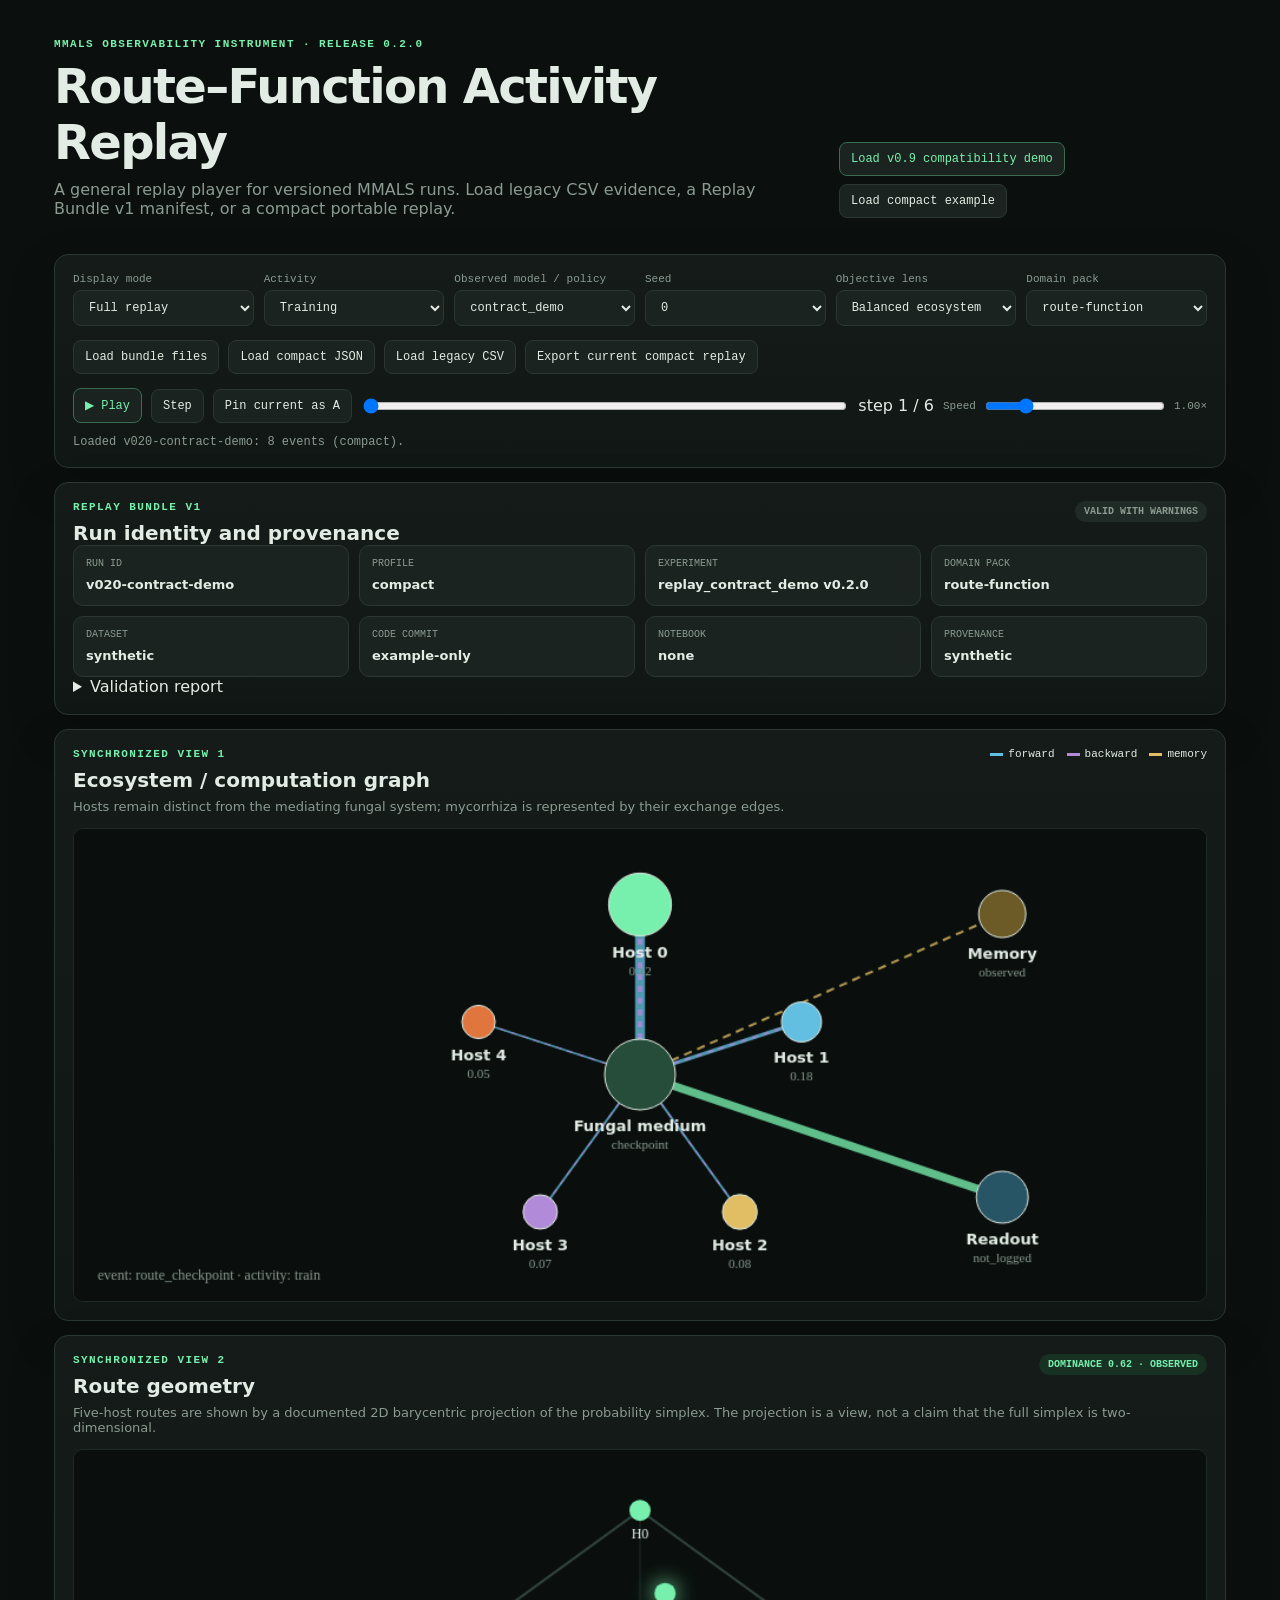
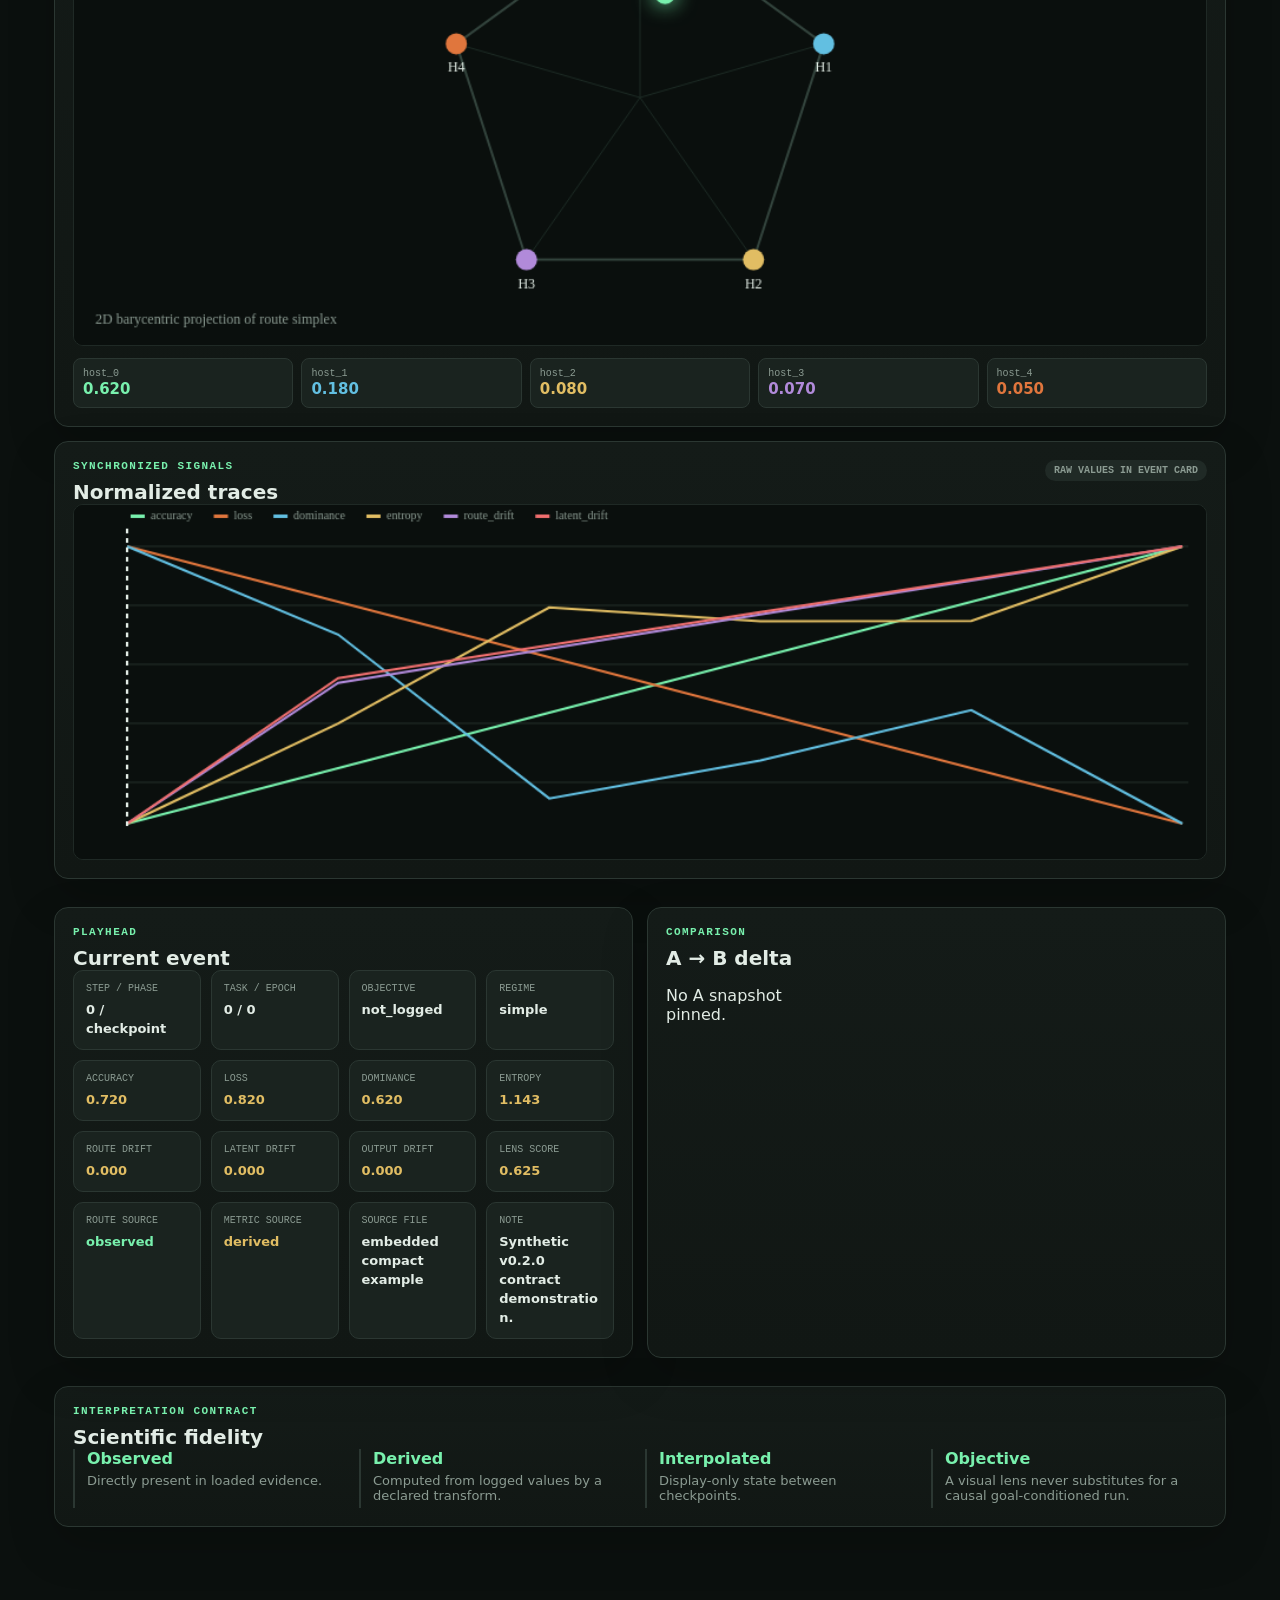
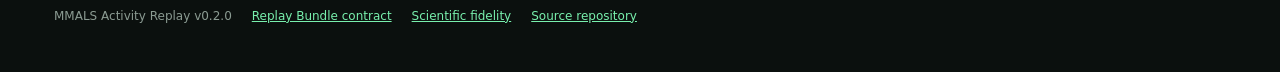
<file: index.html>
<!doctype html>
<html lang="en">
<head>
  <meta charset="utf-8">
  <meta name="viewport" content="width=device-width, initial-scale=1">
  <meta name="description" content="MMALS Activity Replay v0.2.0 — versioned replay bundles, domain packs, full and compact views.">
  <title>MMALS Activity Replay v0.2.0</title>
  <link rel="stylesheet" href="assets/styles.css">
</head>
<body>
  <header class="hero">
    <div>
      <p class="eyebrow">MMALS observability instrument · release 0.2.0</p>
      <h1>Route–Function Activity Replay</h1>
      <p class="subtitle">A general replay player for versioned MMALS runs. Load legacy CSV evidence, a Replay Bundle v1 manifest, or a compact portable replay.</p>
    </div>
    <div class="hero-actions">
      <button id="demoBtn" class="primary">Load v0.9 compatibility demo</button>
      <button id="compactDemoBtn">Load compact example</button>
    </div>
  </header>

  <main class="layout">
    <section class="panel controls-panel">
      <div class="control-grid">
        <label>Display mode
          <select id="displayMode"><option value="full">Full replay</option><option value="compact">Compact / embed</option></select>
        </label>
        <label>Activity
          <select id="activityMode"><option value="train">Training</option><option value="audit">Inference / audit</option></select>
        </label>
        <label>Observed model / policy
          <select id="modelSelect"></select>
        </label>
        <label>Seed
          <select id="seedSelect"></select>
        </label>
        <label>Objective lens
          <select id="lensSelect"><option value="balanced">Balanced ecosystem</option><option value="performance">Performance</option><option value="stability">Stability</option><option value="ecology">Mutualistic ecology</option><option value="efficiency">Efficiency / carbon</option></select>
        </label>
        <label>Domain pack
          <select id="domainSelect"><option value="core">core</option><option value="route-function">route-function</option></select>
        </label>
      </div>

      <div class="load-row">
        <label class="file-button">Load bundle files<input id="bundleInput" type="file" multiple accept=".json,.jsonl,.csv"></label>
        <label class="file-button">Load compact JSON<input id="compactInput" type="file" accept=".json"></label>
        <label class="file-button">Load legacy CSV<input id="csvInput" type="file" multiple accept=".csv"></label>
        <button id="exportCompactBtn">Export current compact replay</button>
      </div>

      <div class="transport">
        <button id="playBtn" class="primary">▶ Play</button>
        <button id="stepBtn">Step</button>
        <button id="pinBtn">Pin current as A</button>
        <input id="timeSlider" type="range" min="0" max="0" value="0">
        <span id="stepReadout">step 0 / 0</span>
        <label class="speed-label">Speed <input id="speedSlider" type="range" min="0.25" max="4" step="0.25" value="1"><span id="speedReadout">1.00×</span></label>
      </div>
      <p id="statusLine" class="status-line">No run loaded.</p>
    </section>

    <section class="panel manifest-panel">
      <div class="section-heading"><div><p class="kicker">Replay Bundle v1</p><h2>Run identity and provenance</h2></div><span id="validationBadge" class="badge neutral">not loaded</span></div>
      <div id="manifestCards" class="manifest-cards"></div>
      <details><summary>Validation report</summary><div id="validationReport" class="validation-report"></div></details>
    </section>

    <section class="panel full-only">
      <div class="section-heading"><div><p class="kicker">Synchronized view 1</p><h2>Ecosystem / computation graph</h2></div><div class="legend"><span class="fwd">forward</span><span class="bwd">backward</span><span class="mem">memory</span></div></div>
      <p class="panel-note">Hosts remain distinct from the mediating fungal system; mycorrhiza is represented by their exchange edges.</p>
      <canvas id="ecosystemCanvas" width="960" height="400" aria-label="MMALS ecosystem graph"></canvas>
    </section>

    <section class="panel route-panel">
      <div class="section-heading"><div><p class="kicker">Synchronized view 2</p><h2>Route geometry</h2></div><span id="routeStatus" class="badge">—</span></div>
      <p class="panel-note">Five-host routes are shown by a documented 2D barycentric projection of the probability simplex. The projection is a view, not a claim that the full simplex is two-dimensional.</p>
      <canvas id="simplexCanvas" width="960" height="420" aria-label="Route simplex projection"></canvas>
      <div id="routeWeights" class="route-weights"></div>
    </section>

    <section class="panel full-only">
      <div class="section-heading"><div><p class="kicker">Synchronized signals</p><h2>Normalized traces</h2></div><span class="badge neutral">raw values in event card</span></div>
      <canvas id="traceCanvas" width="960" height="300" aria-label="MMALS synchronized metric traces"></canvas>
    </section>

    <section class="two-column">
      <article class="panel"><div class="section-heading"><div><p class="kicker">Playhead</p><h2>Current event</h2></div></div><div id="currentEvent" class="event-grid"></div></article>
      <article class="panel"><div class="section-heading"><div><p class="kicker">Comparison</p><h2>A → B delta</h2></div></div><div id="deltaPanel" class="event-grid"><p>No A snapshot pinned.</p></div></article>
    </section>

    <section class="panel fidelity-panel">
      <div class="section-heading"><div><p class="kicker">Interpretation contract</p><h2>Scientific fidelity</h2></div></div>
      <div class="fidelity-grid">
        <div><strong>Observed</strong><p>Directly present in loaded evidence.</p></div>
        <div><strong>Derived</strong><p>Computed from logged values by a declared transform.</p></div>
        <div><strong>Interpolated</strong><p>Display-only state between checkpoints.</p></div>
        <div><strong>Objective</strong><p>A visual lens never substitutes for a causal goal-conditioned run.</p></div>
      </div>
    </section>
  </main>

  <footer>
    <span>MMALS Activity Replay v0.2.0</span>
    <a href="docs/replay-bundle-v1.md">Replay Bundle contract</a>
    <a href="docs/scientific-fidelity.md">Scientific fidelity</a>
    <a href="https://github.com/gharbonnier78/mmals-activity-replay">Source repository</a>
  </footer>
  <script src="assets/app.js"></script>
</body>
</html>
</file>
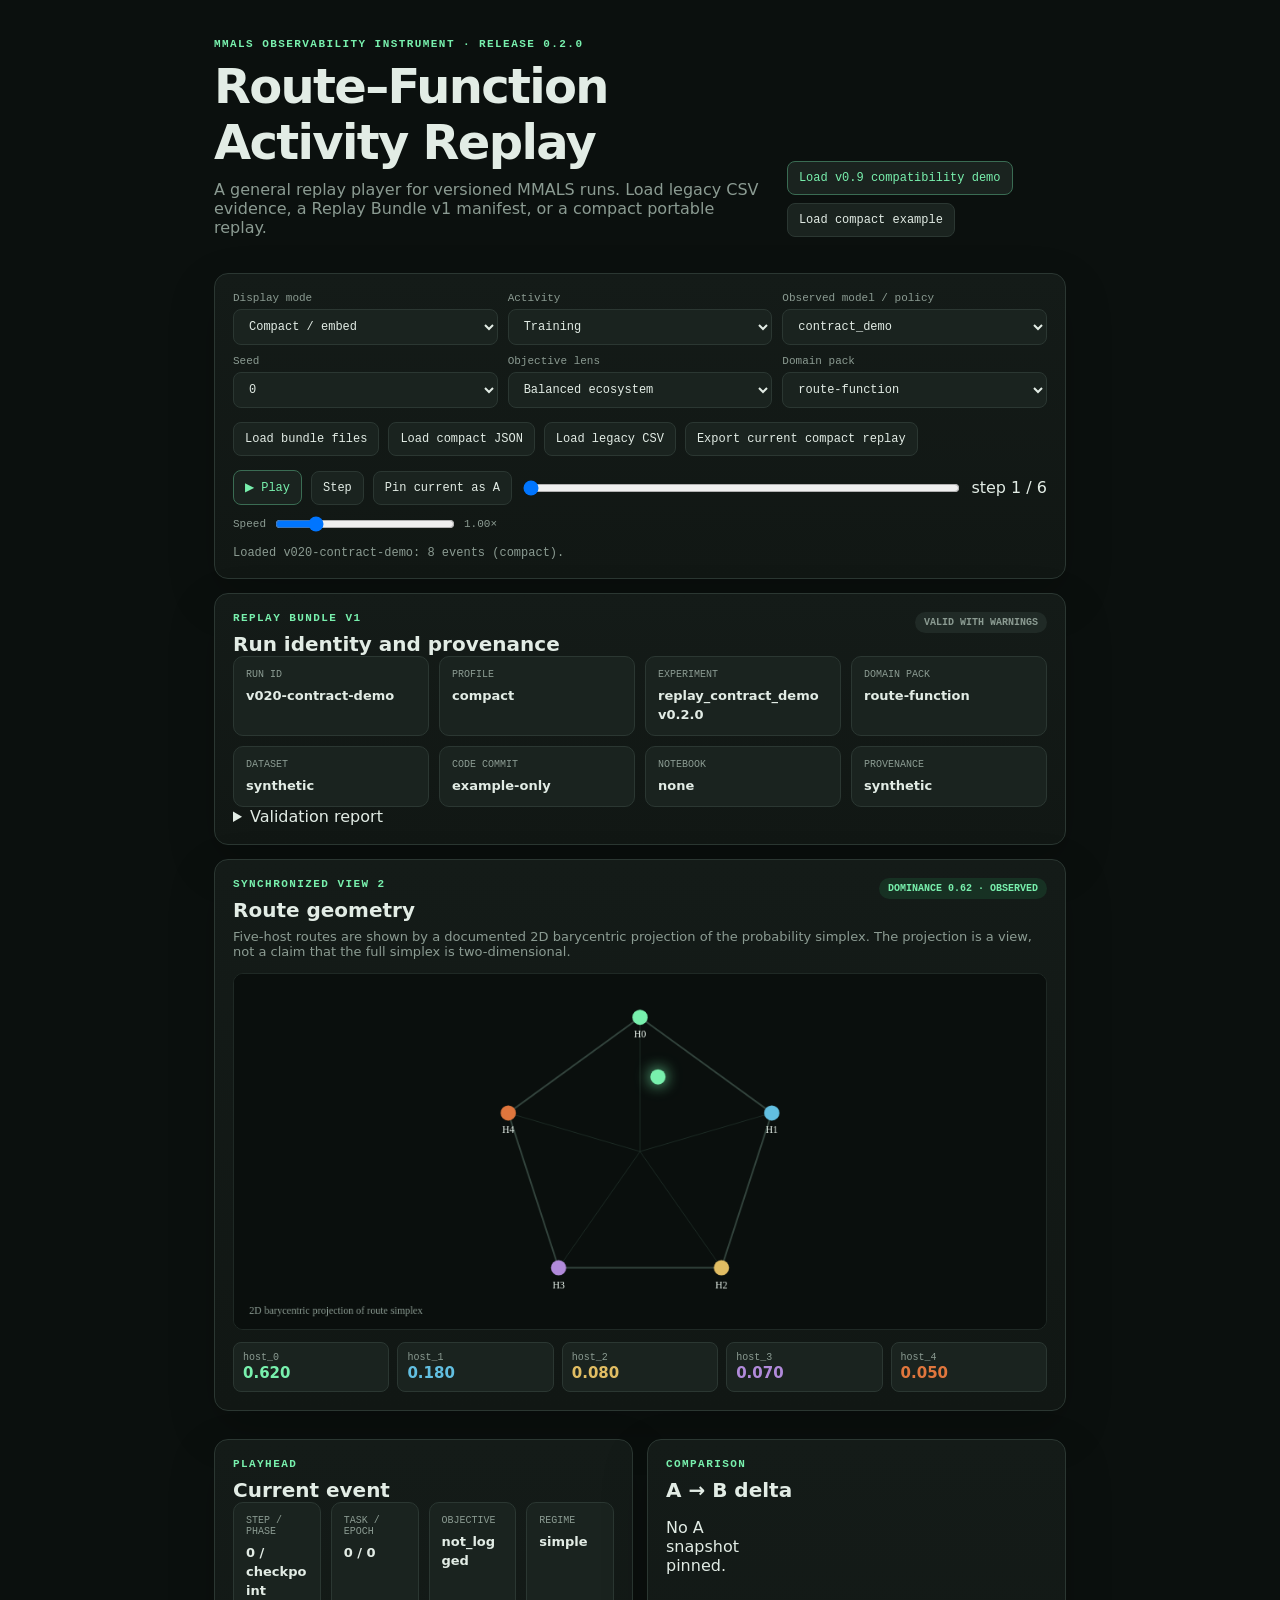
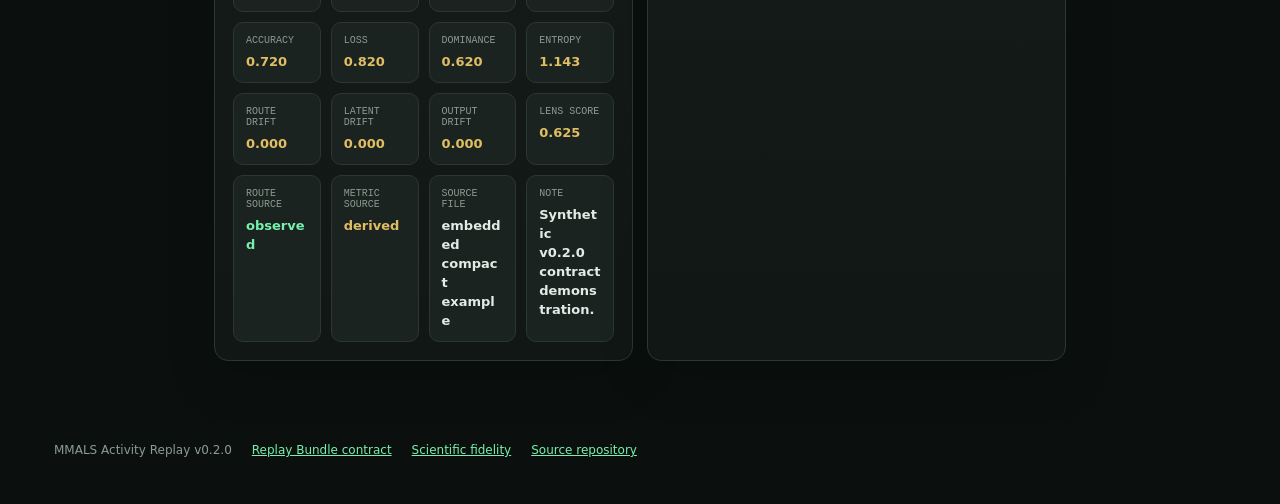
<file: embed/index.html>
<!doctype html><meta charset="utf-8"><meta name="viewport" content="width=device-width,initial-scale=1"><title>MMALS Compact Replay</title><script>const q=new URLSearchParams(location.search);q.set('mode','compact');location.replace('../?'+q.toString());</script><p>Opening compact replay…</p>
</file>
<file: assets/styles.css>
:root{--bg:#0b100e;--panel:#141b18;--panel2:#1a231f;--line:#2b3732;--ink:#e2ece5;--muted:#8b9b92;--green:#78f0ad;--cyan:#62bfe1;--violet:#b18ada;--orange:#e0763d;--gold:#e1bd63;--red:#f06f6f}*{box-sizing:border-box}html{background:var(--bg);color:var(--ink);font-family:Inter,ui-sans-serif,system-ui,-apple-system,Segoe UI,sans-serif}body{margin:0}.hero{max-width:1220px;margin:auto;padding:38px 24px 22px;display:flex;gap:24px;justify-content:space-between;align-items:flex-end}.eyebrow,.kicker{font:600 11px ui-monospace,SFMono-Regular,Consolas,monospace;letter-spacing:.13em;text-transform:uppercase;color:var(--green);margin:0 0 8px}.hero h1{font-size:clamp(30px,5vw,48px);margin:0;letter-spacing:-.035em}.subtitle{max-width:760px;color:var(--muted);margin:10px 0 0;font-size:16px}.hero-actions{display:flex;gap:8px;flex-wrap:wrap}.layout{max-width:1220px;margin:auto;padding:0 24px 48px}.panel{background:linear-gradient(180deg,var(--panel),#111714);border:1px solid var(--line);border-radius:14px;padding:18px;margin:14px 0;box-shadow:0 18px 48px rgba(0,0,0,.18)}.control-grid{display:grid;grid-template-columns:repeat(6,minmax(140px,1fr));gap:10px}.control-grid label,.speed-label{font:500 11px ui-monospace,SFMono-Regular,Consolas,monospace;color:var(--muted)}select,button,.file-button{background:var(--panel2);border:1px solid var(--line);color:var(--ink);border-radius:8px;padding:9px 11px;font:500 12px ui-monospace,SFMono-Regular,Consolas,monospace}select{width:100%;margin-top:5px}button,.file-button{cursor:pointer}button:hover,.file-button:hover{border-color:#4c6459}.primary{color:var(--green);border-color:#3a6c53}.file-button input{display:none}.load-row,.transport{display:flex;align-items:center;gap:9px;flex-wrap:wrap;margin-top:14px}.transport input[type=range]{flex:1;min-width:180px}.speed-label{display:flex;align-items:center;gap:7px}.speed-label input{min-width:100px}.status-line{color:var(--muted);font:12px ui-monospace,SFMono-Regular,Consolas,monospace;margin:12px 0 0}.section-heading{display:flex;justify-content:space-between;gap:16px;align-items:flex-start}.section-heading h2{margin:0;font-size:20px}.panel-note{color:var(--muted);font-size:13px;margin:7px 0 14px}.badge{display:inline-flex;align-items:center;padding:5px 9px;border-radius:999px;background:#173123;color:var(--green);font:600 10px ui-monospace,SFMono-Regular,Consolas,monospace;text-transform:uppercase}.badge.neutral{background:#202a26;color:var(--muted)}.badge.bad{background:#3c1c1c;color:#ff9f9f}.manifest-cards,.event-grid{display:grid;grid-template-columns:repeat(4,minmax(0,1fr));gap:10px}.card{background:var(--panel2);border:1px solid var(--line);padding:12px;border-radius:10px;min-width:0}.card span{display:block;color:var(--muted);font:10px ui-monospace,SFMono-Regular,Consolas,monospace;text-transform:uppercase;margin-bottom:5px}.card strong,.card code{font-size:13px;overflow-wrap:anywhere}.validation-report{font:12px ui-monospace,SFMono-Regular,Consolas,monospace;color:var(--muted);padding-top:10px}.validation-report .error{color:#ff9f9f}.validation-report .ok{color:var(--green)}canvas{width:100%;height:auto;display:block;background:#0a0f0d;border:1px solid #1f2925;border-radius:10px}.legend{display:flex;gap:12px;font:11px ui-monospace,SFMono-Regular,Consolas,monospace}.legend span:before{content:"";display:inline-block;width:13px;height:3px;margin-right:5px;vertical-align:middle}.legend .fwd:before{background:var(--cyan)}.legend .bwd:before{background:var(--violet)}.legend .mem:before{background:var(--gold)}.route-weights{display:grid;grid-template-columns:repeat(5,1fr);gap:8px;margin-top:12px}.weight{background:var(--panel2);border:1px solid var(--line);border-radius:8px;padding:9px}.weight span{display:block;color:var(--muted);font:10px ui-monospace,SFMono-Regular,Consolas,monospace}.weight b{font-size:15px}.two-column{display:grid;grid-template-columns:1fr 1fr;gap:14px}.fidelity-grid{display:grid;grid-template-columns:repeat(4,1fr);gap:10px}.fidelity-grid>div{border-left:2px solid var(--line);padding-left:12px}.fidelity-grid p{color:var(--muted);font-size:13px;margin:5px 0}.fidelity-grid strong{color:var(--green)}footer{max-width:1220px;margin:auto;padding:20px 24px 42px;display:flex;gap:20px;flex-wrap:wrap;color:var(--muted);font-size:12px}footer a{color:var(--green)}body.compact .full-only,body.compact .fidelity-panel{display:none}body.compact .layout{max-width:900px}body.compact .control-grid{grid-template-columns:repeat(3,1fr)}body.compact .hero{max-width:900px}.source-observed{color:var(--green)}.source-derived{color:var(--gold)}.source-interpolated{color:var(--orange)}@media(max-width:950px){.control-grid{grid-template-columns:repeat(3,1fr)}.manifest-cards,.event-grid{grid-template-columns:repeat(2,1fr)}.hero{align-items:flex-start;flex-direction:column}.two-column{grid-template-columns:1fr}}@media(max-width:600px){.control-grid{grid-template-columns:1fr 1fr}.manifest-cards,.event-grid,.fidelity-grid{grid-template-columns:1fr}.route-weights{grid-template-columns:1fr 1fr}.layout,.hero{padding-left:12px;padding-right:12px}}
</file>
